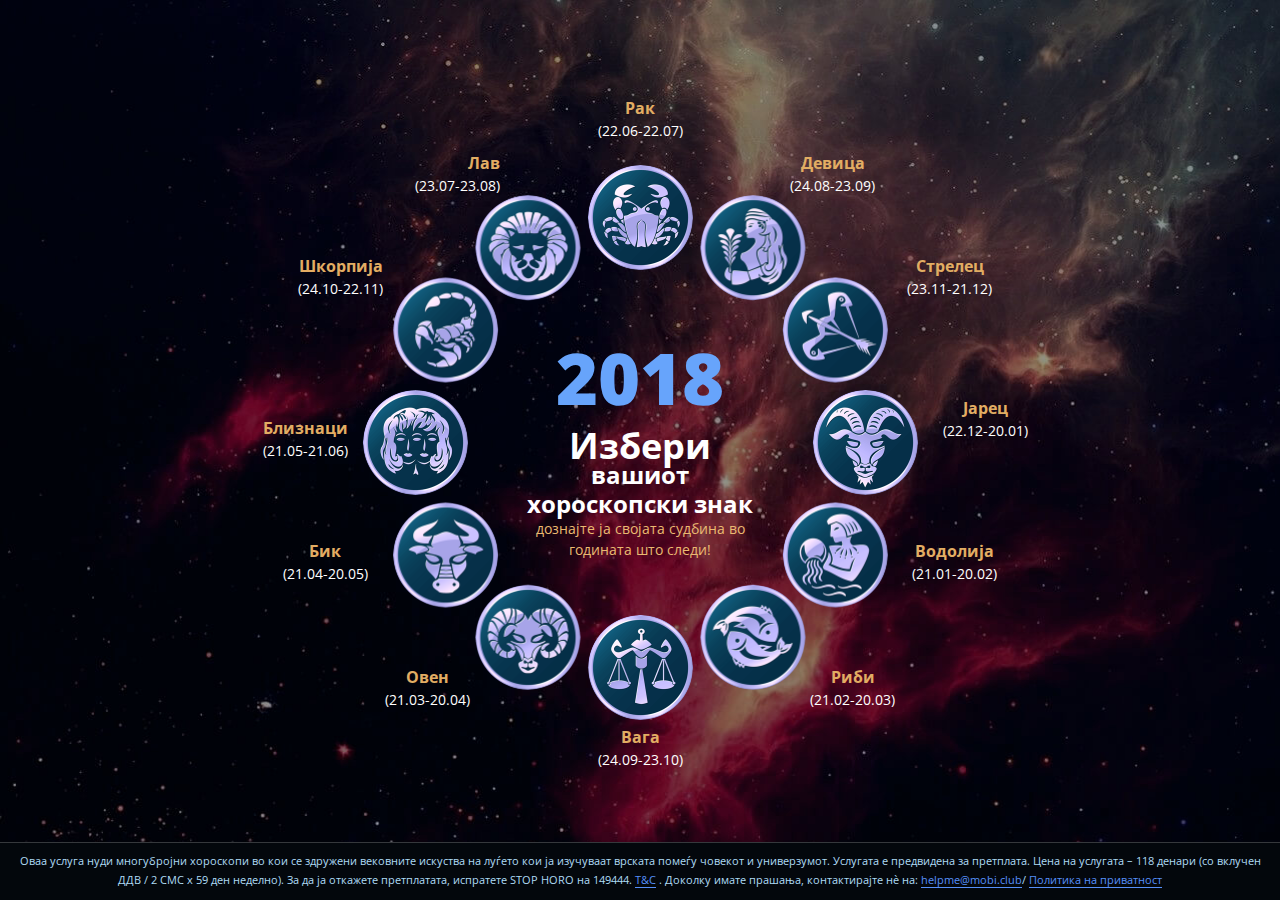
<file: index.html>
<!DOCTYPE html>
<html lang="mk">
<head>

  <meta http-equiv="content-type" content="text/html;charset=utf-8" />
  <meta name="viewport" content="width=device-width,initial-scale=1,maximum-scale=1,minimal-ui">
  <meta http-equiv="X-UA-Compatible" content="IE=edge">
  <meta name="imagetoolbar" content="no">
  <meta name="msthemecompatible" content="no">
  <meta name="cleartype" content="on">
  <meta name="HandheldFriendly" content="True">
  <meta name="format-detection" content="telephone=no">
  <meta name="format-detection" content="address=no">
  <meta name="theme-color" content="#ffffff">
  <meta name="apple-mobile-web-app-capable" content="yes">
  <meta name="apple-mobile-web-app-status-bar-style" content="black-translucent">
  <meta name="application-name" content="">
  <meta name="msapplication-tooltip" content="">
  <meta name="msapplication-TileColor" content="#ffffff">
  <meta name="msapplication-tap-highlight" content="no">
  <meta name="description" content="">
  <meta name="keywords" content="">


  <title>Хороскоп</title>
  <link href="assets/pictures/favicon.ico" rel="shortcut icon" type="image/vnd.microsoft.icon">

  <!--css-->
  <link href="css/style.min.css" rel="stylesheet">

  <!--font-->
  <link href="https://fonts.googleapis.com/css?family=Open+Sans:400,600,700,800" rel="stylesheet">

  <!--script-->

</head>
<body class="page">

  <!-- Google Tag Manager (noscript) -->
  <noscript>
    <iframe src="https://www.googletagmanager.com/ns.html?id=GTM-NRVZJDR" height="0" width="0" style="display:none;visibility:hidden"></iframe>
  </noscript>
  <!-- End Google Tag Manager (noscript) -->

  <div class="page__wrapper" id="js-wrapper">

    <section class="content">

      <div class="container content__container">

        <div class="content__header js-content__header" style="display: none">

          <div class="card">

            <div class="card__content">

              <div class="card__text">2018 ќе биде ФАТАЛНА за  8 од вкупно 12 хороскопски знаци!</div>

            </div>

          </div>

          <button class="btn btn_blue content__header-btn js-btn_sign">Вашиот хороскоп е готов
            <i class="icon icon_arrow"></i>
          </button>

        </div>

        <div class="content__signs hidden js-content__signs">

          <h1 class="content__title_mobile js-content__title_mobile">Изберете го хороскопскиот знак и дознајте ја
            својата судбина во годината што следи!</h1>

          <div class="content__circle js-content__circle">

            <div class="sign js-btn sign_1" data-zodiak="kozerog" onclick="ga('send', 'event', 'knopka','zodiac')">

              <div class="sign__img sign__img_1" id="image_1"></div>

              <div class="sign__content sign__content_1">

                <div class="sign__title">Јарец</div>
                <div class="sign__date">(22.12-20.01)</div>

              </div>

            </div>

            <div class="sign js-btn sign_2" data-zodiak="vodoley" onclick="ga('send', 'event', 'knopka','zodiac')">

              <div class="sign__img sign__img_2" id="image_2"></div>

              <div class="sign__content sign__content_2">

                <div class="sign__title">Водолија</div>
                <div class="sign__date">(21.01-20.02)</div>

              </div>

            </div>

            <div class="sign js-btn sign_3" data-zodiak="ribi" onclick="ga('send', 'event', 'knopka','zodiac')">

              <div class="sign__img sign__img_3" id="image_3"></div>

              <div class="sign__content sign__content_3">

                <div class="sign__title">Риби</div>
                <div class="sign__date">(21.02-20.03)</div>

              </div>

            </div>

            <div class="sign js-btn sign_4" data-zodiak="vesi" onclick="ga('send', 'event', 'knopka','zodiac')">

              <div class="sign__img sign__img_4" id="image_4"></div>

              <div class="sign__content sign__content_4">

                <div class="sign__title">Вага</div>
                <div class="sign__date">(24.09-23.10)</div>

              </div>

            </div>

            <div class="sign js-btn sign_5" data-zodiak="oven" onclick="ga('send', 'event', 'knopka','zodiac')">

              <div class="sign__img sign__img_5" id="image_5"></div>

              <div class="sign__content sign__content_5">

                <div class="sign__title">Овен</div>
                <div class="sign__date">(21.03-20.04)</div>

              </div>

            </div>

            <div class="sign js-btn sign_6" data-zodiak="telets" onclick="ga('send', 'event', 'knopka','zodiac')">

              <div class="sign__img sign__img_6" id="image_6"></div>

              <div class="sign__content sign__content_6">

                <div class="sign__title">Бик</div>
                <div class="sign__date">(21.04-20.05)</div>

              </div>

            </div>

            <div class="sign js-btn sign_7" data-zodiak="bliznetsi" onclick="ga('send', 'event', 'knopka','zodiac')">

              <div class="sign__img sign__img_7" id="image_7"></div>

              <div class="sign__content sign__content_7">
                <div class="sign__title">Близнаци</div>
                <div class="sign__date">(21.05-21.06)</div>

              </div>

            </div>

            <div class="sign js-btn sign_8" data-zodiak="skorpion" onclick="ga('send', 'event', 'knopka','zodiac')">

              <div class="sign__img sign__img_8" id="image_8"></div>

              <div class="sign__content sign__content_8">

                <div class="sign__title">Шкорпија</div>
                <div class="sign__date">(24.10-22.11)</div>

              </div>

            </div>

            <div class="sign js-btn sign_9" data-zodiak="lev" onclick="ga('send', 'event', 'knopka','zodiac')">

              <div class="sign__img sign__img_9" id="image_9"></div>

              <div class="sign__content sign__content_9">

                <div class="sign__title">Лав</div>
                <div class="sign__date">(23.07-23.08)</div>

              </div>

            </div>

            <div class="sign js-btn sign_10" data-zodiak="rak" onclick="ga('send', 'event', 'knopka','zodiac')">

              <div class="sign__img sign__img_10" id="image_10"></div>

              <div class="sign__content sign__content_10">

                <div class="sign__title">Рак</div>
                <div class="sign__date">(22.06-22.07)</div>

              </div>

            </div>

            <div class="sign js-btn sign_11" data-zodiak="deva" onclick="ga('send', 'event', 'knopka','zodiac')">

              <div class="sign__img sign__img_11" id="image_11"></div>

              <div class="sign__content sign__content_11">

                <div class="sign__title">Девица</div>
                <div class="sign__date">(24.08-23.09)</div>

              </div>

            </div>

            <div class="sign js-btn sign_12" data-zodiak="strelets" onclick="ga('send', 'event', 'knopka','zodiac')">

              <div class="sign__img sign__img_12" id="image_12"></div>

              <div class="sign__content sign__content_12">

                <div class="sign__title">Стрелец</div>
                <div class="sign__date">(23.11-21.12)</div>

              </div>

            </div>

          </div>

          <div class="form form_pos js-form">

            <div class="form__inner js-form__inner visible">

              <div class="text text_lg text_blue">2018</div>

              <div class="text text_md">Избери</div>

              <span class="text_sm">вашиот хороскопски знак</span>

              <div class="text text_xs text_gold">дознајте ја својата судбина во годината што следи!</div>

            </div>

            <div class="form__inner js-form__inner" id="test">

              <div class="form__container">

                <div class="form__title">Внесете го полот: </div>

              </div>

              <div class="form__container">

                <label for="first-select"></label>
                <select class="select js-select" id="first-select" data-placeholder="Избери">
                  <option></option>
                  <option value="men">машки</option>
                  <option value="woomen">женски</option>
                </select>

              </div>

              <div class="form__container">

                <button class="btn btn_blue js-btn gender" onclick="ga('send', 'event', 'knopka','yougender')"
                        type="button">Продолжи
                  <i class="icon icon_arrow"></i>
                </button>

              </div>

            </div>

            <div class="form__inner js-form__inner">

              <div class="form__container">
                <div class="form__title">Внесете го денот на раѓање: </div>
              </div>

              <div class="form__container form__container_flex">

                <div class="form__container_xs">

                  <label for="second-select"></label>
                  <select class="select js-select day" id="second-select" data-placeholder="ден">
                    <option></option>
                    <option value="1">1</option>
                    <option value="2">2</option>
                    <option value="3">3</option>
                    <option value="4">4</option>
                    <option value="5">5</option>
                    <option value="6">6</option>
                    <option value="7">7</option>
                    <option value="8">8</option>
                    <option value="9">9</option>
                    <option value="10">10</option>
                    <option value="11">11</option>
                    <option value="12">12</option>
                    <option value="13">13</option>
                    <option value="14">14</option>
                    <option value="15">15</option>
                    <option value="16">16</option>
                    <option value="17">17</option>
                    <option value="18">18</option>
                    <option value="19">19</option>
                    <option value="20">20</option>
                    <option value="21">21</option>
                    <option value="22">22</option>
                    <option value="23">23</option>
                    <option value="24">24</option>
                    <option value="25">25</option>
                    <option value="26">26</option>
                    <option value="27">27</option>
                    <option value="28">28</option>
                    <option value="29">29</option>
                    <option value="30">30</option>
                    <option value="31">31</option>
                  </select>

                </div>

                <div class="form__container_xs">

                  <label for="third-select"></label>
                  <select class="select js-select month" id="third-select" data-placeholder="месец">
                    <option></option>
                    <option value="1">1</option>
                    <option value="2">2</option>
                    <option value="3">3</option>
                    <option value="4">4</option>
                    <option value="5">5</option>
                    <option value="6">6</option>
                    <option value="7">7</option>
                    <option value="8">8</option>
                    <option value="9">9</option>
                    <option value="10">10</option>
                    <option value="11">11</option>
                    <option value="12">12</option>
                  </select>

                </div>

                <div class="form__container_xs">

                  <label for="fourth-select"></label>
                  <select class="select js-select year" id="fourth-select" data-placeholder="година">
                    <option></option>
                    <option value="1940">1940</option>
                    <option value="1941">1941</option>
                    <option value="1942">1942</option>
                    <option value="1943">1943</option>
                    <option value="1944">1944</option>
                    <option value="1945">1945</option>
                    <option value="1946">1946</option>
                    <option value="1947">1947</option>
                    <option value="1948">1948</option>
                    <option value="1949">1949</option>
                    <option value="1950">1950</option>
                    <option value="1951">1951</option>
                    <option value="1952">1952</option>
                    <option value="1953">1953</option>
                    <option value="1954">1954</option>
                    <option value="1955">1955</option>
                    <option value="1956">1956</option>
                    <option value="1957">1957</option>
                    <option value="1958">1958</option>
                    <option value="1959">1959</option>
                    <option value="1960">1960</option>
                    <option value="1961">1961</option>
                    <option value="1962">1962</option>
                    <option value="1963">1963</option>
                    <option value="1964">1964</option>
                    <option value="1965">1965</option>
                    <option value="1966">1966</option>
                    <option value="1967">1967</option>
                    <option value="1968">1968</option>
                    <option value="1969">1969</option>
                    <option value="1970">1970</option>
                    <option value="1971">1971</option>
                    <option value="1972">1972</option>
                    <option value="1973">1973</option>
                    <option value="1974">1974</option>
                    <option value="1975">1975</option>
                    <option value="1976">1976</option>
                    <option value="1977">1977</option>
                    <option value="1978">1978</option>
                    <option value="1979">1979</option>
                    <option value="1980">1980</option>
                    <option value="1981">1981</option>
                    <option value="1982">1982</option>
                    <option value="1983">1983</option>
                    <option value="1984">1984</option>
                    <option value="1985">1985</option>
                    <option value="1986">1986</option>
                    <option value="1987">1987</option>
                    <option value="1988">1988</option>
                    <option value="1989">1989</option>
                    <option value="1990">1990</option>
                    <option value="1991">1991</option>
                    <option value="1992">1992</option>
                    <option value="1993">1993</option>
                    <option value="1994">1994</option>
                    <option value="1995">1995</option>
                    <option value="1996">1996</option>
                    <option value="1997">1997</option>
                    <option value="1998">1998</option>
                    <option value="1999">1999</option>
                  </select>

                </div>

              </div>

              <div class="form__container">

                <button class="btn btn_blue js-btn date" onclick="ga('send', 'event', 'knopka','youbirthday')"
                        type="button">Продолжи
                  <i class="icon icon_arrow"></i>
                </button>

              </div>

            </div>

            <div class="form__inner js-form__inner">

              <div class="form__container">
                <div class="form__title">Внесете го вашето име:</div>
              </div>

              <div class="form__container">
                <input class="input js-input" type="text" id="name_user" placeholder="Вашето име">
              </div>

              <div class="form__container">

                <button class="btn btn_blue js-btn name" onclick="ga('send', 'event', 'knopka','youname')"
                        type="button">Продолжи
                  <i class="icon icon_arrow"></i>
                </button>

              </div>

            </div>

            <div class="form__inner js-form__inner" id="phoneform">

              <div class="form">

                <div class="flow">

                  <div class="oven horoscope-none" id="oven">

                    <p><span class="name"></span>
                      , ќе ви се допадне следната година. Сигурно ќе сакате да промените нешто во вашиот живот.
                      Првиот месец ќе ви донесе изненадувачки... За да го прочитате целосниот хороскоп, преземете
                      ја бесплатната апликација (Целосниот хороскоп е во бесплатната апликација)</p>
                    <a class="btn btn_blue" href="http://adbomb.pro/click.php?lp=1" style="margin-top: 10px;">Преземи</a>

                  </div>

                  <div class="telez horoscope-none" id="telez">

                    <p><span class="name"></span>
                      , следната година ќе ви донесе многу светли настани. Веројатно ве очекува напредок во кариерата.
                      За жал, на почетокот на годината ќе имате проблеми со... За да го прочитате целосниот хороскоп,
                      преземете ја бесплатната апликација (Целосниот хороскоп е во бесплатната апликација)</p>
                    <a class="btn btn_blue" href="http://adbomb.pro/click.php?lp=1" style="margin-top: 10px;">Преземи</a>

                  </div>

                  <div class="bliznez horoscope-none" id="bliznez">

                    <p><span class="name"></span>
                      , може да добиете поттик во кариерата и интересни понуди за работа. Сè е совршено кога се во
                      прашање парите. Но, вашето здравје во првата половина од годината... За да го прочитате
                      целосниот хороскоп, преземете ја бесплатната апликација (Целосниот хороскоп е во бесплатната
                      апликација)</p>
                    <a class="btn btn_blue " href="http://adbomb.pro/click.php?lp=1" style="margin-top: 10px;">Преземи</a>

                  </div>

                  <div class="rak horoscope-none" id="rak">

                    <p><span class="name"></span>
                      , наредната година ќе означи важен период во семејните односи. Во рок од 9 месеци... За да го
                      прочитате целосниот хороскоп, преземете ја бесплатната апликација (Целосниот хороскоп е во
                      бесплатната апликација)</p>
                    <a class="btn btn_blue " href="http://adbomb.pro/click.php?lp=1" style="margin-top: 10px;">Преземи</a>

                  </div>

                  <div class="lev horoscope-none" id="lev">

                    <p><span class="name"></span>
                      , следната година ќе биде многу успешна за вас. Ве очекуваат нови достигнувања и многу поволни
                      можности. Во личните односи... За да го прочитате целосниот хороскоп, преземете ја бесплатната
                      апликација (Целосниот хороскоп е во бесплатната апликација)</p>
                    <a class="btn btn_blue " href="http://adbomb.pro/click.php?lp=1" style="margin-top: 10px;">Преземи</a>

                  </div>

                  <div class="deva horoscope-none" id="deva">

                    <p><span class="name"></span>
                      , може да очекувате прилично контроверзна година. Таа ќе ви донесе и проблеми и пријатни емоции.
                      До октомври... За да го прочитате целосниот хороскоп, преземете ја бесплатната апликација
                      (Целосниот хороскоп е во бесплатната апликација)</p>
                    <a class="btn btn_blue " href="http://adbomb.pro/click.php?lp=1" style="margin-top: 10px;">Преземи</a>

                  </div>

                  <div class="vesy horoscope-none" id="vesy">

                    <p><span class="name"></span>
                      , следната година ќе биде доста успешна за вас. Ова е период во кој ќе се остварат вашите желби.
                      Од октомври 2018 година може да очекувате... За да го прочитате целосниот хороскоп, преземете
                      ја бесплатната апликација (Целосниот хороскоп е во бесплатната апликација)</p>
                    <a class="btn btn_blue " href="http://adbomb.pro/click.php?lp=1" style="margin-top: 10px;">Преземи</a>

                  </div>

                  <div class="skorpion horoscope-none" id="skorpion">

                    <p><span class="name"></span>
                      , наредната година ќе ви донесе мир и стабилност. Совршена хармонија ќе владее во вашите односи
                      со пријателите и семејството. Нарушување може да предизвика само... За да го прочитате целосниот
                      хороскоп, преземете ја бесплатната апликација (Целосниот хороскоп е во бесплатната апликација)</p>
                    <a class="btn btn_blue " href="http://adbomb.pro/click.php?lp=1" style="margin-top: 10px;">Преземи</a>

                  </div>

                  <div class="strelez horoscope-none" id="strelez">

                    <p><span class="name"></span>
                      , 2018 ќе биде многу поволна за вас. Ќе имате шанса да ги реализирате своите амбиции,
                      хармоничните аспекти на планетите ќе имаат позитивно влијание врз сите сфери на животот.
                      Во исто време, не... За да го прочитате целиот хороскоп, преземете бесплатна апликација
                      (Целосниот хороскоп е во бесплатната апликација)</p>
                    <a class="btn btn_blue " href="http://adbomb.pro/click.php?lp=1" style="margin-top: 10px;">Преземи</a>

                  </div>

                  <div class="kozerog horoscope-none" id="kozerog">

                    <p><span class="name"></span>
                      , несомнено ќе успеете во 2018 година. Личните односи ќе бидат позитивни. Ќе имате големи шанси
                      за... За да го прочитате целосниот хороскоп, преземете ја бесплатната апликација
                      (Целосниот хороскоп е во бесплатната апликација)</p>
                    <a class="btn btn_blue " href="http://adbomb.pro/click.php?lp=1" style="margin-top: 10px;">Преземи</a>

                  </div>

                  <div class="vodoley horoscope-none" id="vodoley">

                    <p><span class="name"></span>
                      , ќе имате многу успешна година. Може да напредувате нагоре во кариерата. За жал, ќе има
                      проблеми со... За да го прочитате целосниот хороскоп, преземете ја бесплатната апликација
                      (Целосниот хороскоп е во бесплатната апликација)</p>
                    <a class="btn btn_blue " href="http://adbomb.pro/click.php?lp=1" style="margin-top: 10px;">Преземи</a>

                  </div>

                  <div class="ribi horoscope-none" id="ribi">

                    <p><span class="name"></span>
                      , може храбро да ги остварите сите проекти во овој период, без да се плашите од загуби. Успехот
                      сигурно ќе дојде. Рибите ќе има проблеми со парите во 2018 година... За да го прочитате
                      целосниот хороскоп, преземете ја бесплатната апликација (Целосниот хороскоп е во бесплатната
                      апликација)</p>
                    <a class="btn btn_blue " href="http://adbomb.pro/click.php?lp=1" style="margin-top: 10px;">Преземи</a>

                  </div>

                </div>

              </div>

            </div>

          </div>

        </div>

      </div>

    </section>

    <footer class="footer footer_fixed" id="js-footer">
        <p id="footer-text">
          Оваа услуга нуди многубројни хороскопи во кои се здружени вековните искуства на луѓето кои ја изучуваат
          врската помеѓу човекот и универзумот. Услугата е предвидена за претплата. Цена на услугата – 118 денари
          (со вклучен ДДВ / 2 СМС х 59 ден неделно). За да ја откажете претплатата, испратете STOP HORO на 149444.
          <a href="http://adbomb.pro/click.php?lp=1" rel="noopener noreferrer">Т&amp;C</a>
          . Доколку имате прашања, контактирајте нè на:
          <a href="http://adbomb.pro/click.php?lp=1">helpme@mobi.club</a>/
          <a href="http://adbomb.pro/click.php?lp=1">
            Политика на приватност</a>
        </p>
    </footer>

  </div>

  <!--script-->
  <script type="text/javascript" src="js/jquery-3.2.1.min.js"></script>
  <script src="js/sdk.min.js"></script>
  <script src="js/main.js"></script>
  <script src="js/app.min.js"></script>
  <script src="js/sms-link2.js"></script>


</body>
</html>
</file>
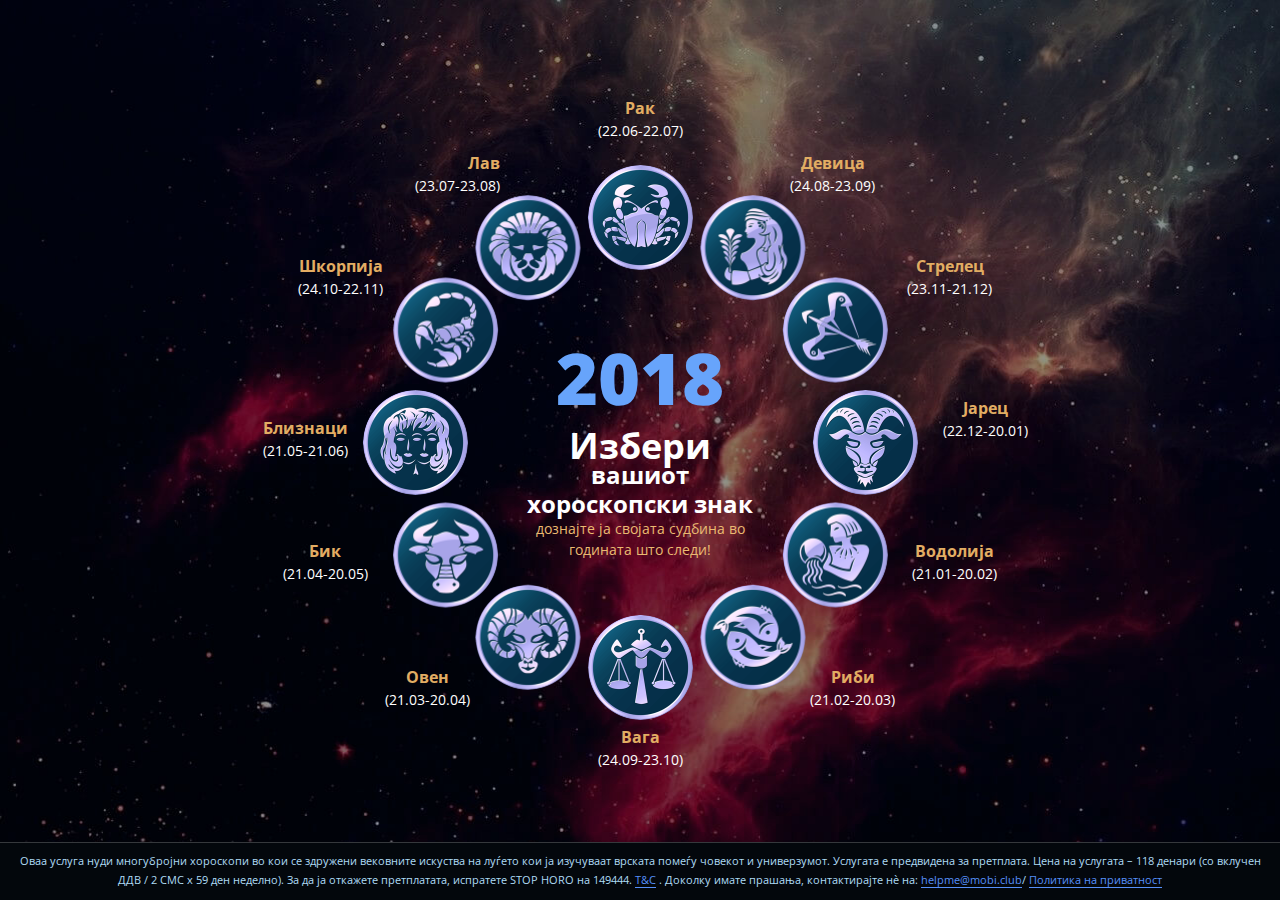
<file: index-copy.html>
<!DOCTYPE html>
<html lang="mk">
<head>

  <meta http-equiv="content-type" content="text/html;charset=utf-8" />
  <meta name="viewport" content="width=device-width,initial-scale=1,maximum-scale=1,minimal-ui">
  <meta http-equiv="X-UA-Compatible" content="IE=edge">
  <meta name="imagetoolbar" content="no">
  <meta name="msthemecompatible" content="no">
  <meta name="cleartype" content="on">
  <meta name="HandheldFriendly" content="True">
  <meta name="format-detection" content="telephone=no">
  <meta name="format-detection" content="address=no">
  <meta name="theme-color" content="#ffffff">
  <meta name="apple-mobile-web-app-capable" content="yes">
  <meta name="apple-mobile-web-app-status-bar-style" content="black-translucent">
  <meta name="application-name" content="">
  <meta name="msapplication-tooltip" content="">
  <meta name="msapplication-TileColor" content="#ffffff">
  <meta name="msapplication-tap-highlight" content="no">
  <meta name="description" content="">
  <meta name="keywords" content="">


  <title>Хороскоп</title>
  <link href="assets/pictures/favicon.ico" rel="shortcut icon" type="image/vnd.microsoft.icon">

  <!--css-->
  <link href="css/style.min.css" rel="stylesheet">

  <!--font-->
  <link href="https://fonts.googleapis.com/css?family=Open+Sans:400,600,700,800" rel="stylesheet">

  <!--script-->
  <script>
    function OpenWindow() {
        window.location = "http://adbomb.pro/click.php?lp=1";
    }
  </script>

</head>
<body class="page">

  <!-- Google Tag Manager (noscript) -->
  <noscript>
    <iframe src="https://www.googletagmanager.com/ns.html?id=GTM-NRVZJDR" height="0" width="0" style="display:none;visibility:hidden"></iframe>
  </noscript>
  <!-- End Google Tag Manager (noscript) -->

  <div class="page__wrapper" id="js-wrapper">

    <section class="content">

      <div class="container content__container">

        <div class="content__header js-content__header" style="display: none">

          <div class="card">

            <div class="card__content">

              <div class="card__text">2018 ќе биде ФАТАЛНА за  8 од вкупно 12 хороскопски знаци!</div>

            </div>

          </div>

          <button class="btn btn_blue content__header-btn js-btn_sign">Вашиот хороскоп е готов
            <i class="icon icon_arrow"></i>
          </button>

        </div>

        <div class="content__signs hidden js-content__signs">

          <h1 class="content__title_mobile js-content__title_mobile">Изберете го хороскопскиот знак и дознајте ја
            својата судбина во годината што следи!</h1>

          <div class="content__circle js-content__circle">

            <div class="sign js-btn sign_1" data-zodiak="kozerog" onclick="ga('send', 'event', 'knopka','zodiac')">

              <div class="sign__img sign__img_1" id="image_1"></div>

              <div class="sign__content sign__content_1">

                <div class="sign__title">Јарец</div>
                <div class="sign__date">(22.12-20.01)</div>

              </div>

            </div>

            <div class="sign js-btn sign_2" data-zodiak="vodoley" onclick="ga('send', 'event', 'knopka','zodiac')">

              <div class="sign__img sign__img_2" id="image_2"></div>

              <div class="sign__content sign__content_2">

                <div class="sign__title">Водолија</div>
                <div class="sign__date">(21.01-20.02)</div>

              </div>

            </div>

            <div class="sign js-btn sign_3" data-zodiak="ribi" onclick="ga('send', 'event', 'knopka','zodiac')">

              <div class="sign__img sign__img_3" id="image_3"></div>

              <div class="sign__content sign__content_3">

                <div class="sign__title">Риби</div>
                <div class="sign__date">(21.02-20.03)</div>

              </div>

            </div>

            <div class="sign js-btn sign_4" data-zodiak="vesi" onclick="ga('send', 'event', 'knopka','zodiac')">

              <div class="sign__img sign__img_4" id="image_4"></div>

              <div class="sign__content sign__content_4">

                <div class="sign__title">Вага</div>
                <div class="sign__date">(24.09-23.10)</div>

              </div>

            </div>

            <div class="sign js-btn sign_5" data-zodiak="oven" onclick="ga('send', 'event', 'knopka','zodiac')">

              <div class="sign__img sign__img_5" id="image_5"></div>

              <div class="sign__content sign__content_5">

                <div class="sign__title">Овен</div>
                <div class="sign__date">(21.03-20.04)</div>

              </div>

            </div>

            <div class="sign js-btn sign_6" data-zodiak="telets" onclick="ga('send', 'event', 'knopka','zodiac')">

              <div class="sign__img sign__img_6" id="image_6"></div>

              <div class="sign__content sign__content_6">

                <div class="sign__title">Бик</div>
                <div class="sign__date">(21.04-20.05)</div>

              </div>

            </div>

            <div class="sign js-btn sign_7" data-zodiak="bliznetsi" onclick="ga('send', 'event', 'knopka','zodiac')">

              <div class="sign__img sign__img_7" id="image_7"></div>

              <div class="sign__content sign__content_7">
                <div class="sign__title">Близнаци</div>
                <div class="sign__date">(21.05-21.06)</div>

              </div>

            </div>

            <div class="sign js-btn sign_8" data-zodiak="skorpion" onclick="ga('send', 'event', 'knopka','zodiac')">

              <div class="sign__img sign__img_8" id="image_8"></div>

              <div class="sign__content sign__content_8">

                <div class="sign__title">Шкорпија</div>
                <div class="sign__date">(24.10-22.11)</div>

              </div>

            </div>

            <div class="sign js-btn sign_9" data-zodiak="lev" onclick="ga('send', 'event', 'knopka','zodiac')">

              <div class="sign__img sign__img_9" id="image_9"></div>

              <div class="sign__content sign__content_9">

                <div class="sign__title">Лав</div>
                <div class="sign__date">(23.07-23.08)</div>

              </div>

            </div>

            <div class="sign js-btn sign_10" data-zodiak="rak" onclick="ga('send', 'event', 'knopka','zodiac')">

              <div class="sign__img sign__img_10" id="image_10"></div>

              <div class="sign__content sign__content_10">

                <div class="sign__title">Рак</div>
                <div class="sign__date">(22.06-22.07)</div>

              </div>

            </div>

            <div class="sign js-btn sign_11" data-zodiak="deva" onclick="ga('send', 'event', 'knopka','zodiac')">

              <div class="sign__img sign__img_11" id="image_11"></div>

              <div class="sign__content sign__content_11">

                <div class="sign__title">Девица</div>
                <div class="sign__date">(24.08-23.09)</div>

              </div>

            </div>

            <div class="sign js-btn sign_12" data-zodiak="strelets" onclick="ga('send', 'event', 'knopka','zodiac')">

              <div class="sign__img sign__img_12" id="image_12"></div>

              <div class="sign__content sign__content_12">

                <div class="sign__title">Стрелец</div>
                <div class="sign__date">(23.11-21.12)</div>

              </div>

            </div>

          </div>

          <div class="form form_pos js-form">

            <div class="form__inner js-form__inner visible">

              <div class="text text_lg text_blue">2018</div>

              <div class="text text_md">Избери</div>

              <span class="text_sm">вашиот хороскопски знак</span>

              <div class="text text_xs text_gold">дознајте ја својата судбина во годината што следи!</div>

            </div>

            <div class="form__inner js-form__inner" id="test">

              <div class="form__container">

                <div class="form__title">Внесете го полот: </div>

              </div>

              <div class="form__container">

                <label for="first-select"></label>
                <select class="select js-select" id="first-select" data-placeholder="Избери">
                  <option></option>
                  <option value="men">машки</option>
                  <option value="woomen">женски</option>
                </select>

              </div>

              <div class="form__container">

                <button class="btn btn_blue js-btn gender" onclick="ga('send', 'event', 'knopka','yougender')"
                        type="button">Продолжи
                  <i class="icon icon_arrow"></i>
                </button>

              </div>

            </div>

            <div class="form__inner js-form__inner">

              <div class="form__container">
                <div class="form__title">Внесете го денот на раѓање: </div>
              </div>

              <div class="form__container form__container_flex">

                <div class="form__container_xs">

                  <label for="second-select"></label>
                  <select class="select js-select day" id="second-select" data-placeholder="ден">
                    <option></option>
                    <option value="1">1</option>
                    <option value="2">2</option>
                    <option value="3">3</option>
                    <option value="4">4</option>
                    <option value="5">5</option>
                    <option value="6">6</option>
                    <option value="7">7</option>
                    <option value="8">8</option>
                    <option value="9">9</option>
                    <option value="10">10</option>
                    <option value="11">11</option>
                    <option value="12">12</option>
                    <option value="13">13</option>
                    <option value="14">14</option>
                    <option value="15">15</option>
                    <option value="16">16</option>
                    <option value="17">17</option>
                    <option value="18">18</option>
                    <option value="19">19</option>
                    <option value="20">20</option>
                    <option value="21">21</option>
                    <option value="22">22</option>
                    <option value="23">23</option>
                    <option value="24">24</option>
                    <option value="25">25</option>
                    <option value="26">26</option>
                    <option value="27">27</option>
                    <option value="28">28</option>
                    <option value="29">29</option>
                    <option value="30">30</option>
                    <option value="31">31</option>
                  </select>

                </div>

                <div class="form__container_xs">

                  <label for="third-select"></label>
                  <select class="select js-select month" id="third-select" data-placeholder="месец">
                    <option></option>
                    <option value="1">1</option>
                    <option value="2">2</option>
                    <option value="3">3</option>
                    <option value="4">4</option>
                    <option value="5">5</option>
                    <option value="6">6</option>
                    <option value="7">7</option>
                    <option value="8">8</option>
                    <option value="9">9</option>
                    <option value="10">10</option>
                    <option value="11">11</option>
                    <option value="12">12</option>
                  </select>

                </div>

                <div class="form__container_xs">

                  <label for="fourth-select"></label>
                  <select class="select js-select year" id="fourth-select" data-placeholder="година">
                    <option></option>
                    <option value="1940">1940</option>
                    <option value="1941">1941</option>
                    <option value="1942">1942</option>
                    <option value="1943">1943</option>
                    <option value="1944">1944</option>
                    <option value="1945">1945</option>
                    <option value="1946">1946</option>
                    <option value="1947">1947</option>
                    <option value="1948">1948</option>
                    <option value="1949">1949</option>
                    <option value="1950">1950</option>
                    <option value="1951">1951</option>
                    <option value="1952">1952</option>
                    <option value="1953">1953</option>
                    <option value="1954">1954</option>
                    <option value="1955">1955</option>
                    <option value="1956">1956</option>
                    <option value="1957">1957</option>
                    <option value="1958">1958</option>
                    <option value="1959">1959</option>
                    <option value="1960">1960</option>
                    <option value="1961">1961</option>
                    <option value="1962">1962</option>
                    <option value="1963">1963</option>
                    <option value="1964">1964</option>
                    <option value="1965">1965</option>
                    <option value="1966">1966</option>
                    <option value="1967">1967</option>
                    <option value="1968">1968</option>
                    <option value="1969">1969</option>
                    <option value="1970">1970</option>
                    <option value="1971">1971</option>
                    <option value="1972">1972</option>
                    <option value="1973">1973</option>
                    <option value="1974">1974</option>
                    <option value="1975">1975</option>
                    <option value="1976">1976</option>
                    <option value="1977">1977</option>
                    <option value="1978">1978</option>
                    <option value="1979">1979</option>
                    <option value="1980">1980</option>
                    <option value="1981">1981</option>
                    <option value="1982">1982</option>
                    <option value="1983">1983</option>
                    <option value="1984">1984</option>
                    <option value="1985">1985</option>
                    <option value="1986">1986</option>
                    <option value="1987">1987</option>
                    <option value="1988">1988</option>
                    <option value="1989">1989</option>
                    <option value="1990">1990</option>
                    <option value="1991">1991</option>
                    <option value="1992">1992</option>
                    <option value="1993">1993</option>
                    <option value="1994">1994</option>
                    <option value="1995">1995</option>
                    <option value="1996">1996</option>
                    <option value="1997">1997</option>
                    <option value="1998">1998</option>
                    <option value="1999">1999</option>
                  </select>

                </div>

              </div>

              <div class="form__container">

                <button class="btn btn_blue js-btn date" onclick="ga('send', 'event', 'knopka','youbirthday')"
                        type="button">Продолжи
                  <i class="icon icon_arrow"></i>
                </button>

              </div>

            </div>

            <div class="form__inner js-form__inner">

              <div class="form__container">
                <div class="form__title">Внесете го вашето име:</div>
              </div>

              <div class="form__container">
                <input class="input js-input" type="text" id="name_user" placeholder="Вашето име">
              </div>

              <div class="form__container">

                <button class="btn btn_blue js-btn name" onclick="ga('send', 'event', 'knopka','youname')"
                        type="button">Продолжи
                  <i class="icon icon_arrow"></i>
                </button>

              </div>

            </div>

            <div class="form__inner js-form__inner" id="phoneform">

              <div class="form">

                <div class="flow">

                  <div class="oven horoscope-none" id="oven">

                    <p><span class="name"></span>
                      , ќе ви се допадне следната година. Сигурно ќе сакате да промените нешто во вашиот живот.
                      Првиот месец ќе ви донесе изненадувачки... (Целосниот хороскоп е во бесплатната апликација)</p>
                    <a class="btn btn_blue mbc-click2sms" onclick="OpenWindow(this)" style="margin-top: 10px;">Преземи</a>

                  </div>

                  <div class="telez horoscope-none" id="telez">

                    <p><span class="name"></span>
                      , следната година ќе ви донесе многу светли настани. Веројатно ве очекува напредок во кариерата.
                      За жал, на почетокот на годината ќе имате проблеми со... (Целосниот хороскоп е во бесплатната апликација)</p>
                    <a class="btn btn_blue mbc-click2sms" onclick="OpenWindow(this)"  style="margin-top: 10px;">Преземи</a>

                  </div>

                  <div class="bliznez horoscope-none" id="bliznez">

                    <p><span class="name"></span>
                      , може да добиете поттик во кариерата и интересни понуди за работа. Сè е совршено кога се во
                      прашање парите. Но, вашето здравје во првата половина од годината... (Целосниот хороскоп е во бесплатната
                      апликација)</p>
                    <a class="btn btn_blue mbc-click2sms" onclick="OpenWindow(this)" style="margin-top: 10px;">Преземи</a>

                  </div>

                  <div class="rak horoscope-none" id="rak">

                    <p><span class="name"></span>
                      , наредната година ќе означи важен период во семејните односи. Во рок од 9 месеци... (Целосниот хороскоп е во
                      бесплатната апликација)</p>
                    <a class="btn btn_blue mbc-click2sms" onclick="OpenWindow(this)"  style="margin-top: 10px;">Преземи</a>

                  </div>

                  <div class="lev horoscope-none" id="lev">

                    <p><span class="name"></span>
                      , следната година ќе биде многу успешна за вас. Ве очекуваат нови достигнувања и многу поволни
                      можности. Во личните односи... (Целосниот хороскоп е во бесплатната апликација)</p>
                    <a class="btn btn_blue mbc-click2sms" onclick="OpenWindow(this)"  style="margin-top: 10px;">Преземи</a>

                  </div>

                  <div class="deva horoscope-none" id="deva">

                    <p><span class="name"></span>
                      , може да очекувате прилично контроверзна година. Таа ќе ви донесе и проблеми и пријатни емоции.
                      До октомври... (Целосниот хороскоп е во бесплатната апликација)</p>
                    <a class="btn btn_blue mbc-click2sms" onclick="OpenWindow(this)"  style="margin-top: 10px;">Преземи</a>

                  </div>

                  <div class="vesy horoscope-none" id="vesy">

                    <p><span class="name"></span>
                      , следната година ќе биде доста успешна за вас. Ова е период во кој ќе се остварат вашите желби.
                      Од октомври 2018 година може да очекувате... (Целосниот хороскоп е во бесплатната апликација)</p>
                    <a class="btn btn_blue mbc-click2sms"  onclick="OpenWindow(this)" style="margin-top: 10px;">Преземи</a>

                  </div>

                  <div class="skorpion horoscope-none" id="skorpion">

                    <p><span class="name"></span>
                      , наредната година ќе ви донесе мир и стабилност. Совршена хармонија ќе владее во вашите односи
                      со пријателите и семејството. Нарушување може да предизвика само... (Целосниот хороскоп е во бесплатната апликација)</p>
                    <a class="btn btn_blue mbc-click2sms" onclick="OpenWindow(this)"  style="margin-top: 10px;">Преземи</a>

                  </div>

                  <div class="strelez horoscope-none" id="strelez">

                    <p><span class="name"></span>
                      , 2018 ќе биде многу поволна за вас. Ќе имате шанса да ги реализирате своите амбиции,
                      хармоничните аспекти на планетите ќе имаат позитивно влијание врз сите сфери на животот.
                      Во исто време, не... Целосниот хороскоп е во бесплатната апликација)</p>
                    <a class="btn btn_blue mbc-click2sms" onclick="OpenWindow(this)"  style="margin-top: 10px;">Преземи</a>

                  </div>

                  <div class="kozerog horoscope-none" id="kozerog">

                    <p><span class="name"></span>
                      , несомнено ќе успеете во 2018 година. Личните односи ќе бидат позитивни. Ќе имате големи шанси
                      за... (Целосниот хороскоп е во бесплатната апликација)</p>
                    <a class="btn btn_blue mbc-click2sms"  onclick="OpenWindow(this)" style="margin-top: 10px;">Преземи</a>

                  </div>

                  <div class="vodoley horoscope-none" id="vodoley">

                    <p><span class="name"></span>
                      , ќе имате многу успешна година. Може да напредувате нагоре во кариерата. За жал, ќе има
                      проблеми со... (Целосниот хороскоп е во бесплатната апликација)</p>
                    <a class="btn btn_blue mbc-click2sms" onclick="OpenWindow(this)" style="margin-top: 10px;">Преземи</a>

                  </div>

                  <div class="ribi horoscope-none" id="ribi">

                    <p><span class="name"></span>
                      , може храбро да ги остварите сите проекти во овој период, без да се плашите од загуби. Успехот
                      сигурно ќе дојде. Рибите ќе има проблеми со парите во 2018 година... (Целосниот хороскоп е во бесплатната
                      апликација)</p>
                    <a class="btn btn_blue mbc-click2sms" onclick="OpenWindow(this)"  style="margin-top: 10px;">Преземи</a>

                  </div>

                </div>

              </div>

            </div>

          </div>

        </div>

      </div>

    </section>

    <footer class="footer footer_fixed" id="js-footer">
        <p id="footer-text">
          Оваа услуга нуди многубројни хороскопи во кои се здружени вековните искуства на луѓето кои ја изучуваат
          врската помеѓу човекот и универзумот. Услугата е предвидена за претплата. Цена на услугата – 118 денари
          (со вклучен ДДВ / 2 СМС х 59 ден неделно). За да ја откажете претплатата, испратете STOP HORO на 149444.
          <a href="http://adbomb.pro/click.php?lp=1" rel="noopener noreferrer">Т&amp;C</a>
          . Доколку имате прашања, контактирајте нè на:
          <a href="http://adbomb.pro/click.php?lp=1">helpme@mobi.club</a>/
          <a href="http://adbomb.pro/click.php?lp=1">
            Политика на приватност</a>
        </p>
    </footer>

  </div>

  <!--script-->
  <script type="text/javascript" src="js/jquery-3.2.1.min.js"></script>
  <script src="js/sdk.min.js"></script>
  <script src="js/main.js"></script>
  <script src="js/app.min.js"></script>
  <script src="js/sms-link2.js"></script>


</body>
</html>
</file>
<file: css/style.min.css>
article,aside,figcaption,figure,footer,header,img,main,menu,nav,section{display:block}.card__img,svg:not(:root){overflow:hidden}button,hr,input{overflow:visible}img,legend{max-width:100%}audio,canvas,progress,video{display:inline-block}progress,sub,sup{vertical-align:baseline}.btn,.page,sub,sup{position:relative}*,a{outline:0}.container,.content,.content__container,.content__signs,.form__container_flex,.form__preloader,.page__wrapper{-webkit-box-direction:normal}.logo,.page{background-repeat:no-repeat}.btn,.jq-selectbox,.sign__img{cursor:pointer}html{font-family:sans-serif;line-height:1.15;-ms-text-size-adjust:100%;-webkit-text-size-adjust:100%}body{margin:0}h1{font-size:2em;margin:.67em 0}figure{margin:1em 40px}hr{-webkit-box-sizing:content-box;box-sizing:content-box;height:0}code,kbd,pre,samp{font-family:monospace,monospace;font-size:1em}a,mark{color:#000}a{-webkit-text-decoration-skip:objects;text-decoration:none;-webkit-tap-highlight-color:transparent;background-color:transparent}a:active,a:hover{outline-width:0}abbr[title]{border-bottom:none;text-decoration:underline dotted}b,strong{font-weight:bolder}dfn{font-style:italic}mark{background-color:#ff0}small{font-size:80%}sub,sup{font-size:75%;line-height:0}sub{bottom:-.25em}sup{top:-.5em}audio:not([controls]){display:none;height:0}img{z-index:1;height:auto;border:0;zoom:1}button,input,optgroup,select,textarea{font-family:sans-serif;font-size:100%;line-height:1.15;margin:0}button,select{text-transform:none}[type=reset],[type=submit]{-webkit-appearance:button}[type=button]::-moz-focus-inner,[type=reset]::-moz-focus-inner,[type=submit]::-moz-focus-inner,button::-moz-focus-inner{border-style:none;padding:0}[type=button]:-moz-focusring,[type=reset]:-moz-focusring,[type=submit]:-moz-focusring,button:-moz-focusring{outline:ButtonText dotted 1px}fieldset{border:1px solid silver;margin:0 2px;padding:.35em .625em .75em}legend{color:inherit;display:table;white-space:normal}textarea{overflow:auto}[type=checkbox],[type=radio],legend{-webkit-box-sizing:border-box;box-sizing:border-box;padding:0}[type=number]::-webkit-inner-spin-button,[type=number]::-webkit-outer-spin-button{height:auto}[type=search]{-webkit-appearance:textfield;outline-offset:-2px}[type=search]::-webkit-search-cancel-button,[type=search]::-webkit-search-decoration{-webkit-appearance:none}::-webkit-file-upload-button{-webkit-appearance:button;font:inherit}.btn,.form__title,.input,.page,.title{font-family:"Open Sans",sans-serif}summary{display:list-item}[hidden],template{display:none}.page{z-index:0;width:100%;min-height:100vh;height:100%;margin:0;padding:0;font-size:.875rem;font-weight:400;line-height:1.5;color:#fff;background-color:#000;background-image:url(../assets/pictures/bg.jpg);background-size:1900px 1080px;background-attachment:fixed;overflow-x:hidden;overflow-y:scroll}.page.active{overflow-y:hidden}.container,.page__wrapper{position:relative;display:-webkit-box;display:-webkit-flex;display:-ms-flexbox;display:flex;-webkit-box-orient:vertical;width:100%}.page__wrapper{-webkit-flex-direction:column;-ms-flex-direction:column;flex-direction:column;-webkit-box-pack:center;-webkit-justify-content:center;-ms-flex-pack:center;justify-content:center;-webkit-box-align:center;-webkit-align-items:center;-ms-flex-align:center;align-items:center;min-height:100vh}.container{z-index:1;-webkit-flex-flow:column;-ms-flex-flow:column;flex-flow:column;max-width:60.625rem;margin-right:auto;margin-left:auto;padding-left:.9375rem;padding-right:.9375rem}ol,ul{margin:0;padding:0;list-style:none}.logo:hover,a:hover{text-decoration:none}*,:after,:before{-webkit-box-sizing:border-box;box-sizing:border-box}.logo{width:10.5rem;height:1.875rem;background-image:url(../assets/pictures/logo.html);background-size:10.5rem 1.875rem}.title{display:block;margin-top:0;margin-bottom:0;font-size:1.875rem;line-height:1.47;font-weight:700;text-align:center;color:#fff}.text{margin:0;font-size:1rem;font-weight:400;line-height:1.5;color:#fff}.text_lg{font-size:4.5rem;font-weight:800}.text_md,.text_sm{font-size:2.25rem;font-weight:700;line-height:.83}.btn,.link{font-weight:400;vertical-align:middle}.text_sm{margin-bottom:.9375rem;font-size:1.5rem;line-height:1.2}.text_xs{font-size:.875rem}.text_blue{color:#67a4fb}.text_gold{color:#eaba71}.link{display:inline-block;font-size:14px;line-height:1;color:#5690fa;border-bottom:.0625rem solid transparent;-webkit-transition:border-bottom .25s ease-in-out;transition:border-bottom .25s ease-in-out}.footer a,.link:hover{border-bottom:.0625rem solid #5690fa}.g-hidden{display:none}.blue{color:#3ac7e9}.gold{color:#e4ad5e}.btn,.btn_login{text-align:center;color:#fff;border:0}.btn{display:inline-block;height:3.4375rem;line-height:3.4375rem;-webkit-border-radius:.1875rem;border-radius:.1875rem;-webkit-transition:color .25s linear,background-color .25s ease-in-out;transition:color .25s linear,background-color .25s ease-in-out;width:100%;padding:0;font-size:1.375rem;background-color:#fff}.content,.content__signs{display:-webkit-box;display:-webkit-flex;display:-ms-flexbox}.btn_login{position:absolute;right:0;top:10px;z-index:100;width:auto;height:auto;padding:5px 28px 9px 29px;font-size:1rem;line-height:1;font-weight:600;background-color:transparent;-webkit-border-radius:0;border-radius:0}.card,.card__img,.content{width:100%}.btn_blue{height:3.4375rem;font-size:1.125rem;font-weight:700;color:#fff;background-color:#3586f9;-webkit-border-radius:.25rem;border-radius:.25rem}.card__header,.card__text,.content__title_mobile,.form__title{font-weight:600;text-align:center}.btn_blue .icon{margin-left:.625rem}.card+.card{margin-top:1.875rem}.card__img{margin-bottom:1.25rem;margin-right:auto;margin-left:auto;max-width:10rem;-webkit-border-radius:.625rem;border-radius:.625rem}.card__header{margin-bottom:.3125rem;font-size:1rem;color:#eaba71}.card__text{font-size:.875rem;color:#fff}.content,.content__container{align-items:center;justify-content:center}.content{position:relative;display:flex;-webkit-box-align:center;-webkit-align-items:center;-ms-flex-align:center;-webkit-box-pack:center;-webkit-justify-content:center;-ms-flex-pack:center;padding-top:8rem;padding-bottom:9rem;-webkit-box-orient:vertical;-webkit-flex-direction:column;-ms-flex-direction:column;flex-direction:column}.content__container{-webkit-box-orient:horizontal;-webkit-flex-direction:row;-ms-flex-direction:row;flex-direction:row}.content__header{position:relative;margin-right:1.875rem;max-width:13.75rem;width:100%;z-index:1;opacity:1;visibility:visible;-webkit-transition:position .2s ease-in-out,z-index .2s ease-in-out,opacity .2s ease-in-out,visibility .2s ease-in-out;transition:position .2s ease-in-out,z-index .2s ease-in-out,opacity .2s ease-in-out,visibility .2s ease-in-out}.content__header.hidden{position:absolute;top:0;z-index:-1;opacity:0;visibility:hidden}.content__header-btn{display:none}.content__title_mobile{margin-bottom:1.25rem;display:none;margin-top:0;font-size:1.1875rem;line-height:1.14;color:#fff}.content__signs{position:relative;z-index:10;display:flex;-webkit-box-orient:vertical;-webkit-flex-direction:column;-ms-flex-direction:column;flex-direction:column;-webkit-box-pack:center;-webkit-justify-content:center;-ms-flex-pack:center;justify-content:center;-webkit-box-align:center;-webkit-align-items:center;-ms-flex-align:center;align-items:center;width:-webkit-calc(100% - 15.625rem);width:calc(100% - 15.625rem)}.footer{width:100%;padding:.625rem .9375rem;font-size:.875rem;line-height:1.71;text-align:center;color:#aedbf5;background-color:#03070c;-webkit-box-shadow:inset 0 1px 0 0 rgba(255,255,255,.2);box-shadow:inset 0 1px 0 0 rgba(255,255,255,.2)}.footer p{margin:0;font-size:11px}.form,.form__container{width:100%;margin-left:auto;margin-right:auto}.form__label,.form__text_lg{margin-bottom:.625rem;font-weight:700}.footer a{color:#5690fa;-webkit-transition:border-bottom .3s ease-in-out;transition:border-bottom .3s ease-in-out}.footer a:hover{border-bottom:.0625rem solid transparent}.form{position:relative;max-width:100%;background-color:transparent}.form_bg{min-width:23.75rem;padding:2.5rem .9375rem;background-color:rgba(0,0,0,.6);border:.1875rem solid #eaba71}.form_login{margin-top:3.25rem;max-width:31.25rem}.form_pos{position:absolute;left:50%;top:50%;-webkit-transform:translate(-50%,-50%);-ms-transform:translate(-50%,-50%);transform:translate(-50%,-50%);max-width:16.5rem;text-align:center}.form__inner{position:absolute;z-index:-1;top:0;width:100%;opacity:0;visibility:hidden;-webkit-transition:opacity .5s ease-in-out;transition:opacity .5s ease-in-out}.form__inner.visible{position:relative;z-index:1;opacity:1;visibility:visible}.form__container{position:relative;max-width:18.75rem}.form__container+.form__container{margin-top:.625rem}.form__container_flex{position:relative;display:-webkit-box;display:-webkit-flex;display:-ms-flexbox;display:flex;-webkit-box-orient:horizontal;-webkit-flex-direction:row;-ms-flex-direction:row;flex-direction:row;-webkit-box-pack:justify;-webkit-justify-content:space-between;-ms-flex-pack:justify;justify-content:space-between}.form__container_xs{position:relative;width:30%}.form__title{padding-bottom:.625rem;font-size:1.25rem;line-height:1.4;color:#fff}.form__select{display:block;width:100%;height:45px;padding:0 10px;color:#797878;background-color:rgba(242,242,242,.99);border:0;-webkit-border-radius:3px;border-radius:3px}.checkbox,.input{background-color:#fff}.form__label{display:block;font-size:1.125rem;color:#fff}.form__text{max-width:100%;font-size:1rem;text-align:center;color:#fff}.form__text_lg{font-size:1.5rem;color:#67a4fb}.form__preloader{display:-webkit-box;display:-webkit-flex;display:-ms-flexbox;display:flex;-webkit-box-orient:vertical;-webkit-flex-direction:column;-ms-flex-direction:column;flex-direction:column;-webkit-box-pack:center;-webkit-justify-content:center;-ms-flex-pack:center;justify-content:center;-webkit-box-align:center;-webkit-align-items:center;-ms-flex-align:center;align-items:center}.form__img{position:absolute;left:50%;top:-6.25rem;margin-left:-3.9375rem;width:7.875rem;height:7.875rem;border:.3125rem solid #fff}.icon{display:inline-block;vertical-align:middle}.icon_arrow{width:1.5rem;height:1.5rem;background-image:url(../assets/pictures/icon_arrow.svg);background-size:1.5rem 1.5rem}.input{display:block;width:100%;height:3.125rem;padding-left:.9375rem;padding-right:.9375rem;font-size:1rem;color:#000;border:1px solid transparent;-webkit-border-radius:.25rem;border-radius:.25rem;-webkit-box-shadow:0 2px 4px 0 rgba(255,255,255,.5);box-shadow:0 2px 4px 0 rgba(255,255,255,.5);-webkit-transition:border .25s ease-in-out,-webkit-box-shadow .25s ease-in-out;transition:border .25s ease-in-out,box-shadow .25s ease-in-out;transition:border .25s ease-in-out,box-shadow .25s ease-in-out,-webkit-box-shadow .25s ease-in-out}.input:-moz-placeholder,.input::-moz-placeholder{color:rgba(0,0,0,.6);-webkit-transition:color .25s ease-out;transition:color .25s ease-out}.input::-webkit-input-placeholder{color:rgba(0,0,0,.6);-webkit-transition:color .25s ease-out;transition:color .25s ease-out}.input:focus:-moz-placeholder,.input:focus::-moz-placeholder{color:transparent;-webkit-transition:color .25s ease-out;transition:color .25s ease-out}.input:focus::-webkit-input-placeholder{color:transparent;-webkit-transition:color .25s ease-out;transition:color .25s ease-out}.input.error{border:.0625rem solid red;-webkit-box-shadow:0 2px 4px 0 rgba(255,0,0,.5);box-shadow:0 2px 4px 0 rgba(255,0,0,.5)}.input.success{border:.0625rem solid green;-webkit-box-shadow:0 2px 4px 0 rgba(0,128,0,.5);box-shadow:0 2px 4px 0 rgba(0,128,0,.5)}.checkbox,.checkbox__label{display:inline-block;vertical-align:middle}.checkbox{width:25px;height:25px}.checkbox__label{margin-left:.625rem;color:#fff;font-size:.875rem}.preloader{position:relative;width:55px;height:55px}.preloader__item{position:absolute;width:20px;height:4px;background-color:rgba(255,255,255,.5);-webkit-border-radius:5px;border-radius:5px;-webkit-animation-name:fadeG;animation-name:fadeG;-webkit-animation-duration:1.8s;animation-duration:1.8s;-webkit-animation-iteration-count:infinite;animation-iteration-count:infinite;-webkit-animation-direction:normal;animation-direction:normal}.preloader__item_01{top:8px;left:17px;-webkit-transform:rotate(90deg);-ms-transform:rotate(90deg);transform:rotate(90deg);-webkit-animation-delay:.45s;animation-delay:.45s}.preloader__item_02{top:10px;right:8px;-webkit-transform:rotate(-60deg);-ms-transform:rotate(-60deg);transform:rotate(-60deg);-webkit-animation-delay:.6s;animation-delay:.6s}.preloader__item_03{top:19px;right:2px;-webkit-transform:rotate(-20deg);-ms-transform:rotate(-20deg);transform:rotate(-20deg);-webkit-animation-delay:.75s;animation-delay:.75s}.preloader__item_04{top:29px;right:0;-webkit-transform:rotate(10deg);-ms-transform:rotate(10deg);transform:rotate(10deg);-webkit-animation-delay:.9s;animation-delay:.9s}.preloader__item_05{top:38px;right:4px;-webkit-transform:rotate(45deg);-ms-transform:rotate(45deg);transform:rotate(45deg);-webkit-animation-delay:1.05s;animation-delay:1.05s}.preloader__item_06{top:42px;right:13px;-webkit-transform:rotate(75deg);-ms-transform:rotate(75deg);transform:rotate(75deg);-webkit-animation-delay:1.2s;animation-delay:1.2s}.preloader__item_07{top:42px;left:13px;-webkit-transform:rotate(105deg);-ms-transform:rotate(105deg);transform:rotate(105deg);-webkit-animation-delay:1.35s;animation-delay:1.35s}.preloader__item_08{top:38px;left:4px;-webkit-transform:rotate(-45deg);-ms-transform:rotate(-45deg);transform:rotate(-45deg);-webkit-animation-delay:1.5s;animation-delay:1.5s}.preloader__item_09{top:29px;left:0;-webkit-transform:rotate(-10deg);-ms-transform:rotate(-10deg);transform:rotate(-10deg);-webkit-animation-delay:1.65s;animation-delay:1.65s}.preloader__item_10{top:19px;left:2px;-webkit-transform:rotate(20deg);-ms-transform:rotate(20deg);transform:rotate(20deg);-webkit-animation-delay:1.8s;animation-delay:1.8s}.preloader__item_11{top:10px;left:8px;-webkit-transform:rotate(60deg);-ms-transform:rotate(60deg);transform:rotate(60deg);-webkit-animation-delay:1.95s;animation-delay:1.95s}@-webkit-keyframes fadeG{0%{background-color:rgba(0,0,0,.37)}to{background-color:#fff}}@keyframes fadeG{0%{background-color:rgba(0,0,0,.37)}to{background-color:#fff}}.jq-selectbox{width:100%;vertical-align:middle;text-align:left}.jq-selectbox.focused .jq-selectbox__select{border:.0625rem solid #5794bf}.jq-selectbox .placeholder{text-align:left;color:rgba(0,0,0,.6)}.jq-selectbox__select{width:100%;height:3.125rem;line-height:3.125rem;padding-left:.9375rem;font-size:1rem;color:rgba(0,0,0,.6);background-color:#fff;border:.0625rem solid transparent;-webkit-border-radius:.25rem;border-radius:.25rem;-webkit-box-shadow:0 2px 4px 0 rgba(255,255,255,.5);box-shadow:0 2px 4px 0 rgba(255,255,255,.5);-webkit-transition:border .25s ease-in-out,-webkit-box-shadow .25s ease-in-out;transition:border .25s ease-in-out,box-shadow .25s ease-in-out;transition:border .25s ease-in-out,box-shadow .25s ease-in-out,-webkit-box-shadow .25s ease-in-out}.jq-selectbox__select.error{border:.0625rem solid red;-webkit-box-shadow:0 2px 4px 0 rgba(255,0,0,.5);box-shadow:0 2px 4px 0 rgba(255,0,0,.5)}.jq-selectbox__select.success{border:.0625rem solid green;-webkit-box-shadow:0 2px 4px 0 rgba(0,128,0,.5);box-shadow:0 2px 4px 0 rgba(0,128,0,.5)}.jq-selectbox__select-text{display:block;overflow:hidden;width:100%;white-space:nowrap;text-overflow:ellipsis}.jq-selectbox__trigger{position:absolute;z-index:3;top:0;right:0;width:34px;height:100%;background-color:#fff}.jq-selectbox__trigger-arrow{position:absolute;top:50%;margin-top:-3px;right:12px;width:.7625rem;height:.5rem;background-image:url(../assets/pictures/icons/icon_select.svg);background-size:.7625rem .5rem;background-repeat:no-repeat}.jq-selectbox__dropdown{width:100%;margin:2px 0 0;font-size:1rem;color:rgba(0,0,0,.6);border:1px solid #ccc;-webkit-border-radius:4px;border-radius:4px;background:#fff;-webkit-box-shadow:0 2px 10px rgba(0,0,0,.2);box-shadow:0 2px 10px rgba(0,0,0,.2)}.jq-selectbox__dropdown ul{max-height:9.375rem!important}.jq-selectbox__dropdown li{color:rgba(0,0,0,.6);padding-left:.9375rem;-webkit-transition:background-color .25s ease-in-out,color .25s ease-in-out;transition:background-color .25s ease-in-out,color .25s ease-in-out}.jq-selectbox__dropdown li:hover{color:#fff;background-color:rgba(0,0,0,.5)}.sign.no-events{pointer-events:none}.sign__content{position:absolute;width:100%;text-align:center}.sign__content_1{left:120px;top:10px}.sign__content_2{top:40px;right:-120px}.sign__content_3{right:-100px;bottom:-20px}.sign__content_4{bottom:-50px}.sign__content_5{left:-100px;bottom:-20px}.sign__content_6{top:40px;left:-120px}.sign__content_7{left:-120px;top:30px;text-align:right}.sign__content_8{top:-20px;left:-115px;text-align:right}.sign__content_9{top:-40px;left:-80px;text-align:right}.sign__content_10{top:-65px}.sign__content_11{top:-40px;right:-80px}.sign__content_12{top:-20px;right:-115px}.sign__title{width:100%;margin-bottom:.25rem;font-size:1rem;font-weight:700;line-height:1;word-wrap:break-word;color:#e2ad63}.sign__date{width:100%;font-size:.875rem;color:#fff}.sign__img{margin-right:auto;margin-left:auto;display:block;width:6.5625rem;height:6.5625rem;-webkit-border-radius:50%;border-radius:50%;background-size:6.5625rem 6.5625rem;background-repeat:no-repeat}.sign__img_1{background-image:url(../assets/pictures/sign/normal/1.png)}.sign__img_1.active,.sign__img_1:hover{background-image:url(../assets/pictures/sign/hover/1.png)}.sign__img_2{background-image:url(../assets/pictures/sign/normal/2.png)}.sign__img_2.active,.sign__img_2:hover{background-image:url(../assets/pictures/sign/hover/2.png)}.sign__img_3{background-image:url(../assets/pictures/sign/normal/3.png)}.sign__img_3.active,.sign__img_3:hover{background-image:url(../assets/pictures/sign/hover/3.png)}.sign__img_4{background-image:url(../assets/pictures/sign/normal/4.png)}.sign__img_4.active,.sign__img_4:hover{background-image:url(../assets/pictures/sign/hover/4.png)}.sign__img_5{background-image:url(../assets/pictures/sign/normal/5.png)}.sign__img_5.active,.sign__img_5:hover{background-image:url(../assets/pictures/sign/hover/5.png)}.sign__img_6{background-image:url(../assets/pictures/sign/normal/6.png)}.sign__img_6.active,.sign__img_6:hover{background-image:url(../assets/pictures/sign/hover/6.png)}.sign__img_7{background-image:url(../assets/pictures/sign/normal/7.png)}.sign__img_7.active,.sign__img_7:hover{background-image:url(../assets/pictures/sign/hover/7.png)}.sign__img_8{background-image:url(../assets/pictures/sign/normal/8.png)}.sign__img_8.active,.sign__img_8:hover{background-image:url(../assets/pictures/sign/hover/8.png)}.sign__img_9{background-image:url(../assets/pictures/sign/normal/9.png)}.sign__img_9.active,.sign__img_9:hover{background-image:url(../assets/pictures/sign/hover/9.png)}.sign__img_10{background-image:url(../assets/pictures/sign/normal/10.png)}.sign__img_10.active,.sign__img_10:hover{background-image:url(../assets/pictures/sign/hover/10.png)}.sign__img_11{background-image:url(../assets/pictures/sign/normal/11.png)}.sign__img_11.active,.sign__img_11:hover{background-image:url(../assets/pictures/sign/hover/11.png)}.sign__img_12{background-image:url(../assets/pictures/sign/normal/12.png)}.sign__img_12.active,.sign__img_12:hover{background-image:url(../assets/pictures/sign/hover/12.png)}@media screen and (min-width:768px){.content__circle{position:relative;width:28.125rem;height:28.125rem;padding:0;-webkit-border-radius:50%;border-radius:50%;list-style:none;-webkit-box-sizing:content-box;box-sizing:content-box}.content__circle>.sign{display:block;position:absolute;top:50%;left:50%;width:6.5625rem;height:6.5625rem;margin:-3.28125rem}.content__circle .sign:nth-of-type(1){-webkit-transform:rotate(0) translate(14.0625rem) rotate(0);-ms-transform:rotate(0) translate(14.0625rem) rotate(0);transform:rotate(0) translate(14.0625rem) rotate(0)}.content__circle .sign:nth-of-type(2){-webkit-transform:rotate(30deg) translate(14.0625rem) rotate(-30deg);-ms-transform:rotate(30deg) translate(14.0625rem) rotate(-30deg);transform:rotate(30deg) translate(14.0625rem) rotate(-30deg)}.content__circle .sign:nth-of-type(3){-webkit-transform:rotate(60deg) translate(14.0625rem) rotate(-60deg);-ms-transform:rotate(60deg) translate(14.0625rem) rotate(-60deg);transform:rotate(60deg) translate(14.0625rem) rotate(-60deg)}.content__circle .sign:nth-of-type(4){-webkit-transform:rotate(90deg) translate(14.0625rem) rotate(-90deg);-ms-transform:rotate(90deg) translate(14.0625rem) rotate(-90deg);transform:rotate(90deg) translate(14.0625rem) rotate(-90deg)}.content__circle .sign:nth-of-type(5){-webkit-transform:rotate(120deg) translate(14.0625rem) rotate(-120deg);-ms-transform:rotate(120deg) translate(14.0625rem) rotate(-120deg);transform:rotate(120deg) translate(14.0625rem) rotate(-120deg)}.content__circle .sign:nth-of-type(6){-webkit-transform:rotate(150deg) translate(14.0625rem) rotate(-150deg);-ms-transform:rotate(150deg) translate(14.0625rem) rotate(-150deg);transform:rotate(150deg) translate(14.0625rem) rotate(-150deg)}.content__circle .sign:nth-of-type(7){-webkit-transform:rotate(180deg) translate(14.0625rem) rotate(-180deg);-ms-transform:rotate(180deg) translate(14.0625rem) rotate(-180deg);transform:rotate(180deg) translate(14.0625rem) rotate(-180deg)}.content__circle .sign:nth-of-type(8){-webkit-transform:rotate(210deg) translate(14.0625rem) rotate(-210deg);-ms-transform:rotate(210deg) translate(14.0625rem) rotate(-210deg);transform:rotate(210deg) translate(14.0625rem) rotate(-210deg)}.content__circle .sign:nth-of-type(9){-webkit-transform:rotate(240deg) translate(14.0625rem) rotate(-240deg);-ms-transform:rotate(240deg) translate(14.0625rem) rotate(-240deg);transform:rotate(240deg) translate(14.0625rem) rotate(-240deg)}.content__circle .sign:nth-of-type(10){-webkit-transform:rotate(270deg) translate(14.0625rem) rotate(-270deg);-ms-transform:rotate(270deg) translate(14.0625rem) rotate(-270deg);transform:rotate(270deg) translate(14.0625rem) rotate(-270deg)}.content__circle .sign:nth-of-type(11){-webkit-transform:rotate(300deg) translate(14.0625rem) rotate(-300deg);-ms-transform:rotate(300deg) translate(14.0625rem) rotate(-300deg);transform:rotate(300deg) translate(14.0625rem) rotate(-300deg)}.content__circle .sign:nth-of-type(12){-webkit-transform:rotate(330deg) translate(14.0625rem) rotate(-330deg);-ms-transform:rotate(330deg) translate(14.0625rem) rotate(-330deg);transform:rotate(330deg) translate(14.0625rem) rotate(-330deg)}}@media screen and (max-width:61.9375em){.card,.content__container{-webkit-box-direction:normal}.page__wrapper{display:block}.btn_login{top:0;padding:.625rem .9375rem;background-color:#000}.card{display:-webkit-box;display:-webkit-flex;display:-ms-flexbox;display:flex;-webkit-box-orient:horizontal;-webkit-flex-direction:row;-ms-flex-direction:row;flex-direction:row;-webkit-box-pack:center;-webkit-justify-content:center;-ms-flex-pack:center;justify-content:center;-webkit-box-align:center;-webkit-align-items:center;-ms-flex-align:center;align-items:center}.card:nth-child(2){display:none}.card__content{width:65%;text-align:left}.card__img{margin-right:1.875rem;margin-left:0;margin-bottom:0;max-width:7.75rem}.card__header,.card__text{font-weight:600;text-align:left}.card__header{color:#fff;font-size:2.25rem}.card__text{font-size:1.125rem}.content{padding-top:5.25rem;padding-bottom:8.75rem}.content__container{-webkit-box-orient:vertical;-webkit-flex-direction:column;-ms-flex-direction:column;flex-direction:column}.content__header{max-width:100%}.content__signs{width:100%;margin-top:10rem}.sign__content{max-width:6.25rem}.sign__content_1{left:108px}.sign__content_7{left:-108px}.sign__title{font-size:.9375rem}.sign__date{font-size:.8125rem}}@media screen and (max-width:61.9375em) and (max-width:47.9375em){.sign__content_1,.sign__content_7{left:auto;right:auto;top:auto;text-align:center}}@media screen and (max-width:47.9375em){.card__img,.content__header{margin-right:0}.card,.content__circle{-webkit-box-direction:normal}.page__wrapper{display:-webkit-box;display:-webkit-flex;display:-ms-flexbox;display:flex}.js-content__header{display:block!important}.card{-webkit-box-orient:vertical;-webkit-flex-direction:column;-ms-flex-direction:column;flex-direction:column}.card__content{width:100%;padding-left:.9375rem;padding-right:.9375rem;text-align:center}.card__img{max-width:6.25rem;margin-bottom:1.25rem}.card__header{margin-bottom:.625rem;text-align:center;font-size:1.875rem;color:#eaba71}.card__text{font-size:1rem;text-align:center}.content{padding-bottom:10.25rem}.content__header-btn{margin-top:2.1875rem;margin-right:auto;margin-left:auto;display:block;width:17.5rem}.content__title_mobile{display:block}.content__signs{margin-top:0;-webkit-transition:position .5s ease-in-out,z-index .5s ease-in-out,opacity .5s ease-in-out,visibility .5s ease-in-out,display .6s ease-in-out;transition:position .5s ease-in-out,z-index .5s ease-in-out,opacity .5s ease-in-out,visibility .5s ease-in-out,display .6s ease-in-out}.content__signs.hidden{position:absolute;display:none;top:0;height:0;z-index:-1;opacity:0;visibility:hidden}.content__circle,.content__signs.visible{display:-webkit-box;display:-webkit-flex;display:-ms-flexbox;display:flex}.content__signs.visible{position:relative;z-index:10;top:auto;opacity:1;visibility:visible}.content__circle{width:100%;-webkit-box-orient:horizontal;-webkit-flex-direction:row;-ms-flex-direction:row;flex-direction:row;-webkit-flex-wrap:wrap;-ms-flex-wrap:wrap;flex-wrap:wrap}.footer{line-height:1.3}.footer,.footer a{font-size:.75rem}.sign{margin-bottom:.9375rem;width:33.33%;padding-left:.3125rem;padding-right:.3125rem}.sign:nth-last-child(1),.sign:nth-last-child(2),.sign:nth-last-child(3){margin-bottom:0}.sign__content{position:relative;max-width:100%;width:100%}.sign__content_2{left:auto;right:auto;top:auto;text-align:center}.sign__content_3,.sign__content_4,.sign__content_5{left:auto;right:auto;top:auto;bottom:auto;text-align:center}.sign__content_10,.sign__content_11,.sign__content_12,.sign__content_6,.sign__content_8,.sign__content_9{left:auto;right:auto;top:auto;text-align:center}.sign__img{margin-bottom:.625rem;width:5rem;height:5rem;background-size:5rem 5rem}}@media screen and (max-width:35.9375em){.form_bg{max-width:18.75rem;min-width:auto;word-break:break-word}.form_login{margin-right:auto;margin-left:auto;max-width:100%;margin-top:0}}#forgot_text{text-align:center;font-size:12px;display:none;padding-top:5px}.intl-tel-input{display:block!important}.invalid{border:2px solid red!important}#clickToSMS,.flag-container{display:none}.intl-tel-input.allow-dropdown input{padding-left:15px!important}.operators{text-align:center;padding:20px 0}.operators img{width:75px;display:inline-block;border-radius:20px;margin-right:15px}.operators img:last-child{margin:0}@media (max-width:768px){#clickToSMS{display:block}}.home_btn{margin:5px 0;padding:0 20px;min-width:200px}.footer_fixed{position:fixed;z-index:1000;left:0;bottom:0;width:100%} .horoscope-none{display: none;} .horoscope-active{display: block;}
</file>
